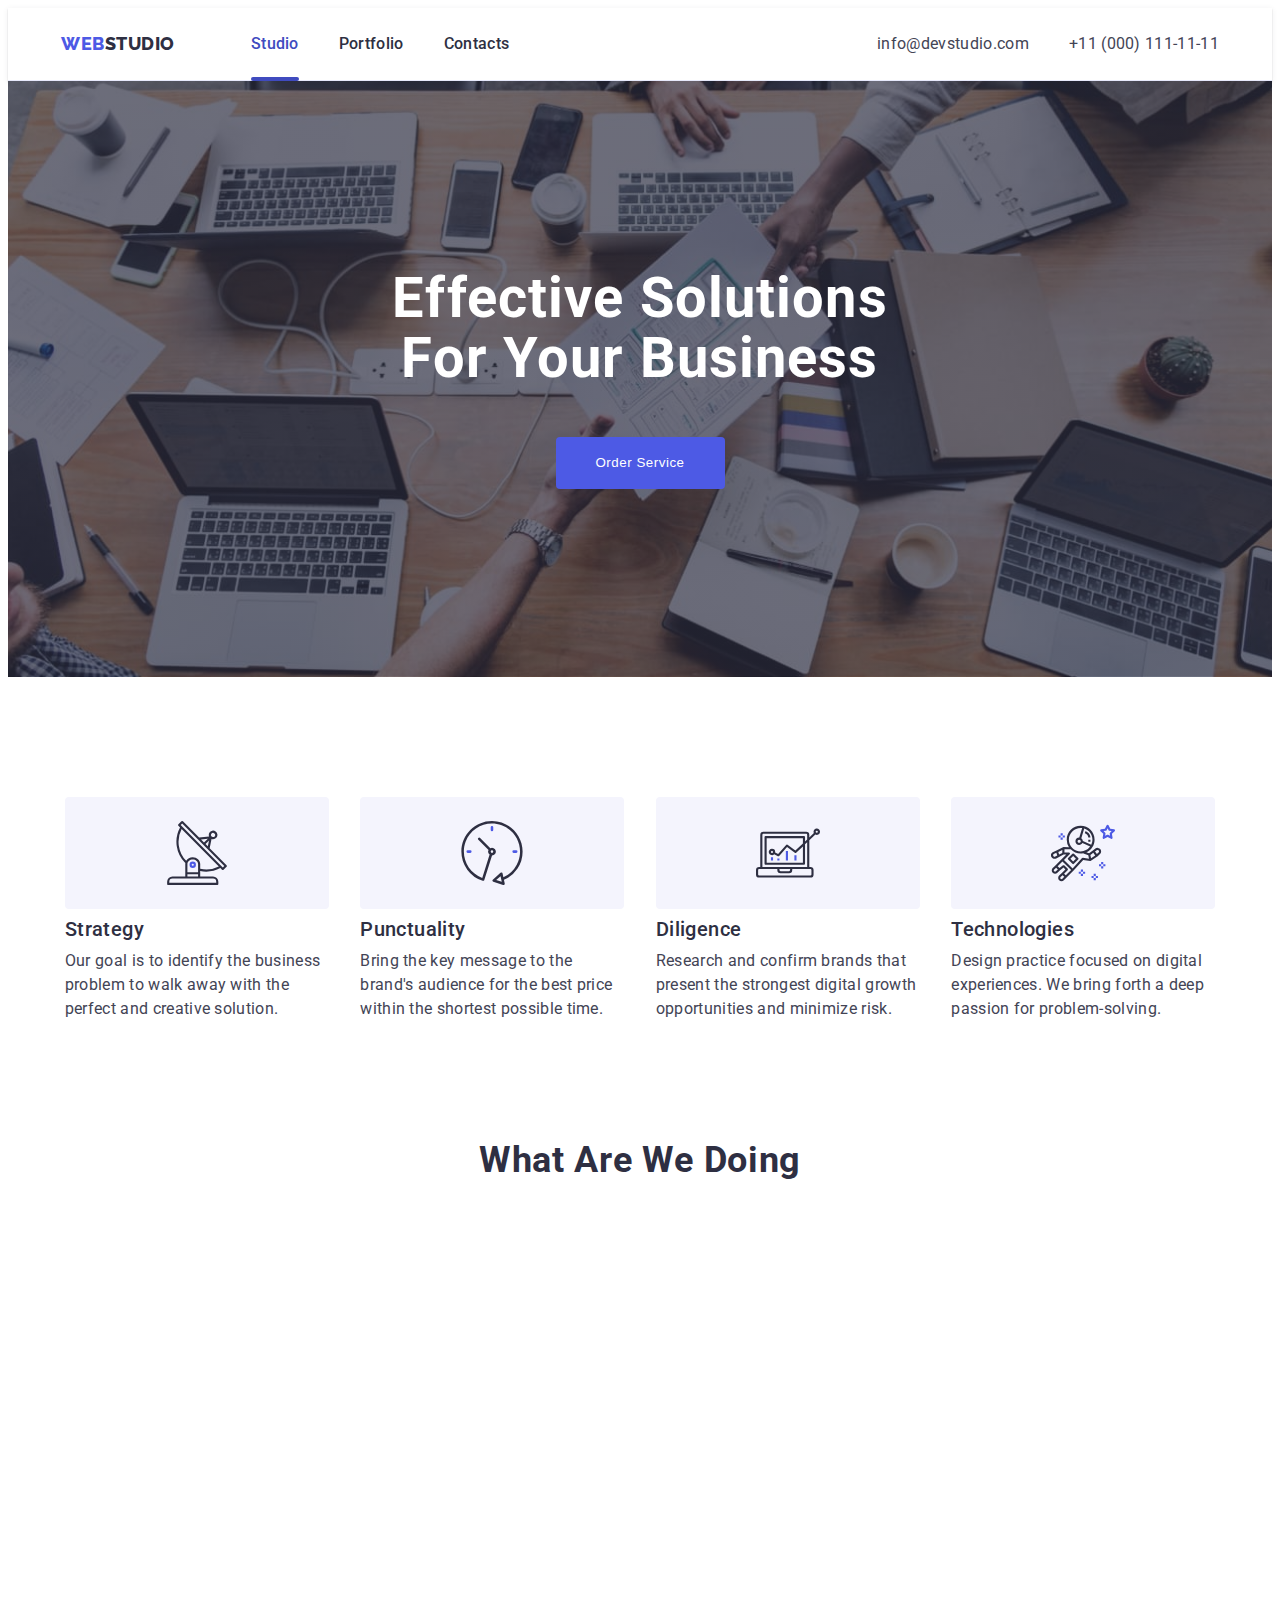
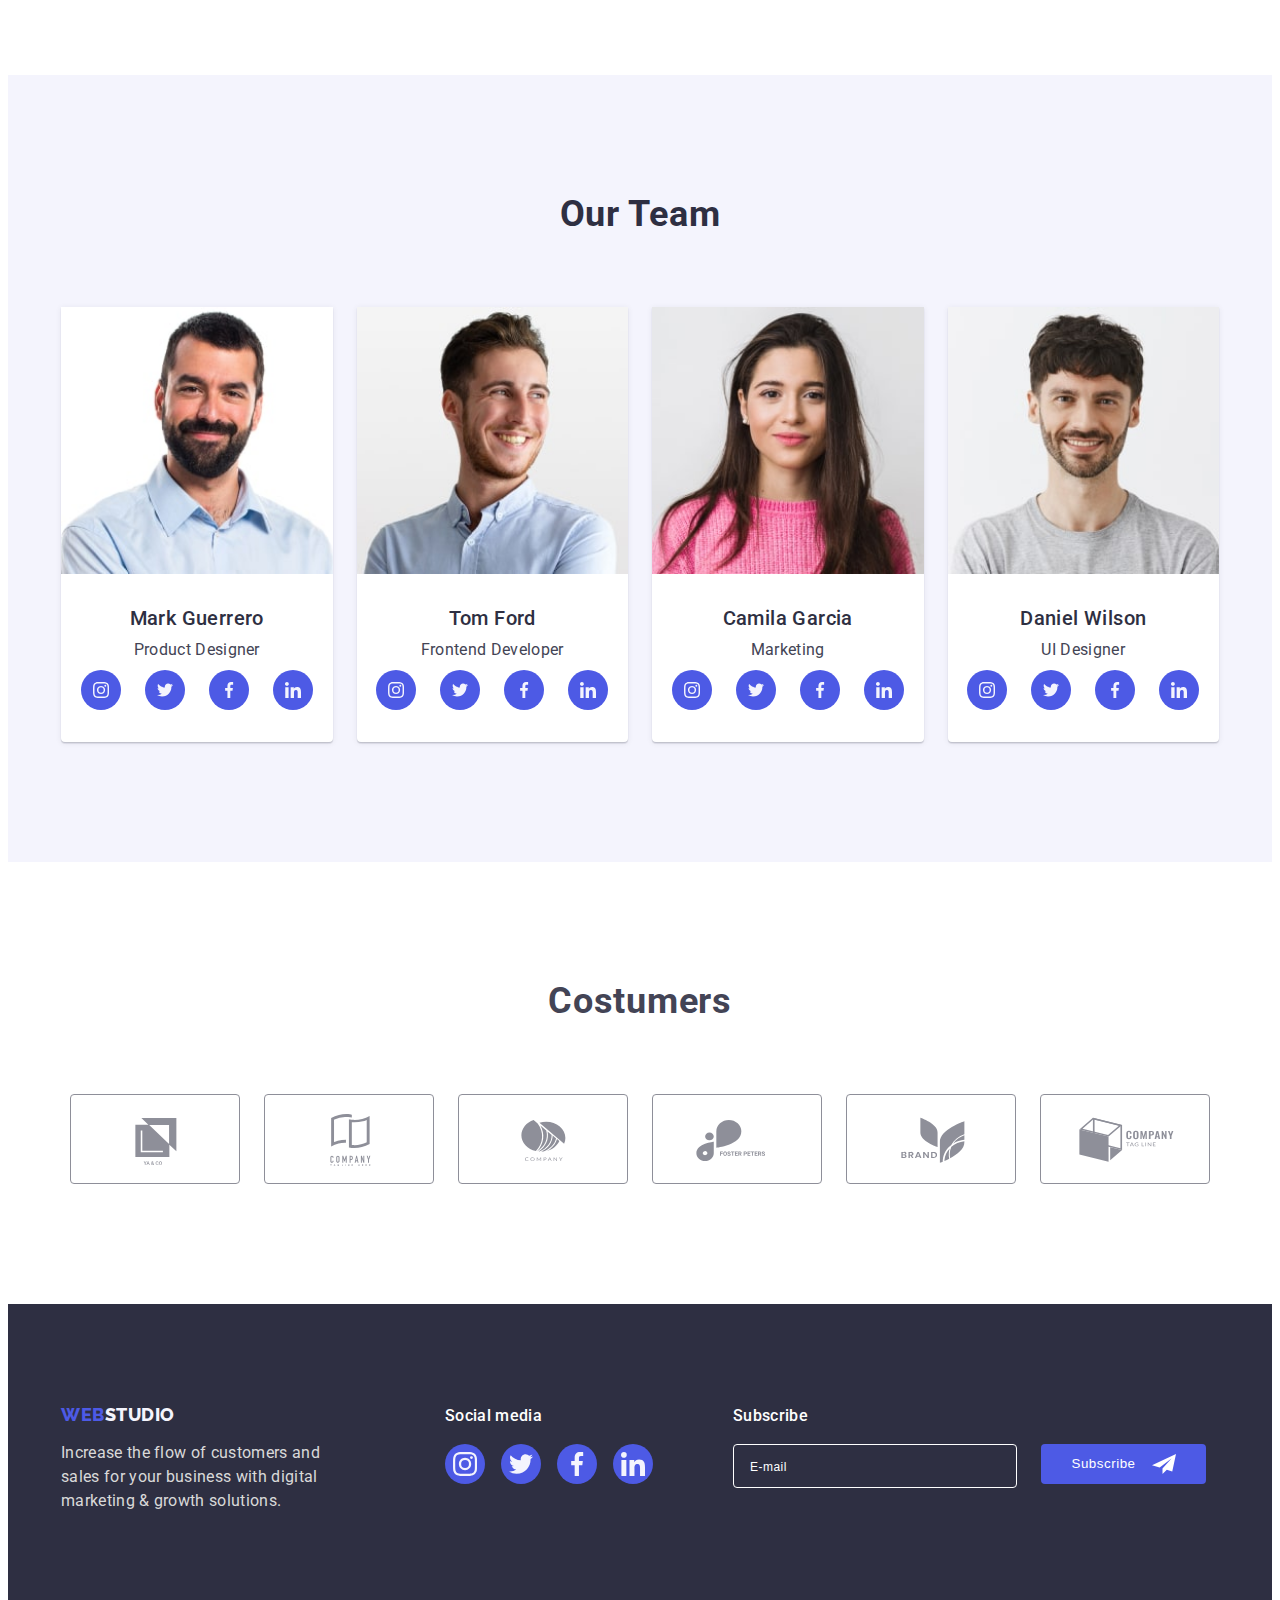
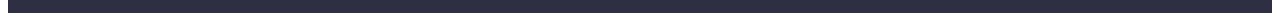
<file: index.html>
<!DOCTYPE html>
<html lang="en">
  <head>
    <meta charset="UTF-8" />
    <meta http-equiv="X-UA-Compatible" content="IE=edge" />
    <meta name="viewport" content="width=device-width, initial-scale=1" />
    <title>WebStudio's website</title>
    <link rel="preconnect" href="https://fonts.googleapis.com" />
    <link rel="preconnect" href="https://fonts.gstatic.com" crossorigin />
    <link
      href="https://fonts.googleapis.com/css2?family=Raleway:wght@800&family=Roboto:wght@400;500;700;900&display=swap"
      rel="stylesheet"
    />
    <link
      rel="stylesheet"
      href="https://cdnjs.cloudflare.com/ajax/libs/modern-normalize/1.1.0/modern-normalize.min.css"
      integrity="sha512-wpPYUAdjBVSE4KJnH1VR1HeZfpl1ub8YT/NKx4PuQ5NmX2tKuGu6U/JRp5y+Y8XG2tV+wKQpNHVUX03MfMFn9Q=="
      crossorigin="anonymous"
      referrerpolicy="no-referrer"
    />
    <link
      rel="stylesheet"
      href="https://cdnjs.cloudflare.com/ajax/libs/animate.css/4.1.1/animate.min.css"
    />
    <link href="https://unpkg.com/aos@2.3.1/dist/aos.css" rel="stylesheet" />

    <link rel="stylesheet" href="./css/styles.css" />
    <link rel="stylesheet" href="./css/media.css" />
  </head>

  <body>
    <header class="header">
      <div class="container header-container">
        <!-- Navigation to other pages -->
        <nav class="nav">
          <a class="logo link" href="./index.html"
            >Web<span class="logo-part">Studio</span></a
          >
          <ul class="nav-list list">
            <li class="nav-list-item">
              <a class="nav-link link active" href="./index.html">Studio</a>
            </li>
            <li class="nav-list-item">
              <a class="nav-link link" href="./portfolio.html">Portfolio</a>
            </li>
            <li class="nav-list-item">
              <a class="nav-link link" href="">Contacts</a>
            </li>
          </ul>
        </nav>
        <button type="button" class="menu-btn btn" data-menu-open>
          <svg class="menu-icon" width="32" height="22">
            <use href="./images/icons.svg#icon-menu"></use>
          </svg>
        </button>
        <!-- Contacts -->
        <address class="address">
          <ul class="address-list list">
            <li class="address-list-item">
              <a class="address-item link" href="mailto:info@devstudio.com"
                >info@devstudio.com</a
              >
            </li>
            <li class="address-list-item">
              <a class="address-item link" href="tel:+110001111111"
                >+11 (000) 111-11-11</a
              >
            </li>
          </ul>
        </address>
      </div>
      <div class="mob-menu is-hidden" data-menu>
        <div>
          <button class="menu-close btn" type="button" data-menu-close>
            <svg class="menu-close-svg">
              <use href="./images/icons.svg#icon-vector"></use>
            </svg>
          </button>
          <ul class="mob-menu-list list">
            <li class="mob-menu-item">
              <a class="mob-menu-link link active" href="./index.html"
                >Studio</a
              >
            </li>
            <li class="mob-menu-item">
              <a class="mob-menu-link link" href="./portfolio.html"
                >Portfolio</a
              >
            </li>
            <li class="mob-menu-item">
              <a class="mob-menu-link link" href="">Contacts</a>
            </li>
          </ul>
        </div>
        <div>
          <ul class="mob-contacts-list list">
            <li class="mob-tel">
              <a class="mob-tel-link link" href="tel:+110001111111">
                +11 (000) 111-11-11
              </a>
            </li>
            <li class="mob-email">
              <a class="mob-email-link link" href="mailto:info@devstudio.com">
                info@devstudio.com
              </a>
            </li>
          </ul>
          <ul class="mob-soc-list list">
            <li class="mob-soc-item">
              <a href="" class="mob-soc-link link">
                <svg class="mob-soc-icon" width="40" height="40">
                  <use href="./images/icons.svg#icon-sc-instagram"></use>
                </svg>
              </a>
            </li>
            <li class="mob-soc-item">
              <a href="" class="mob-soc-link link">
                <svg class="mob-soc-icon" width="40" height="40">
                  <use href="./images/icons.svg#icon-sc-twitter"></use>
                </svg>
              </a>
            </li>
            <li class="mob-soc-item">
              <a href="" class="mob-soc-link link">
                <svg class="mob-soc-icon" width="40" height="40">
                  <use href="./images/icons.svg#icon-sc-facebook"></use>
                </svg>
              </a>
            </li>
            <li class="mob-soc-item">
              <a href="" class="mob-soc-link link">
                <svg class="mob-soc-icon" width="40" height="40">
                  <use href="./images/icons.svg#icon-sc-linkedin"></use>
                </svg>
              </a>
            </li>
          </ul>
        </div>
      </div>
    </header>

    <main>
      <!-- Slider -->
      <section class="slider">
        <div class="container">
          <h1 class="slider-title" data-aos="flip-down">
            Effective Solutions for Your Business
          </h1>
          <button class="slider-btn btn" data-modal-open type="button">
            Order Service
          </button>
        </div>
      </section>

      <!-- Our advantages -->
      <section class="advantage">
        <div class="container">
          <h2 class="visually-hidden">Our advantages</h2>
          <ul class="advantage-list list">
            <li class="advantage-item">
              <div class="advantage-icon">
                <svg class="advantage-item-icon">
                  <use href="./images/icons.svg#icon-antenna"></use>
                </svg>
              </div>
              <h3 class="advantage-item-title">Strategy</h3>
              <p class="advantage-text">
                Our goal is to identify the business problem to walk away with
                the perfect and creative solution.
              </p>
            </li>
            <li class="advantage-item">
              <div class="advantage-icon">
                <svg class="advantage-item-icon">
                  <use href="./images/icons.svg#icon-clock"></use>
                </svg>
              </div>
              <h3 class="advantage-item-title">Punctuality</h3>
              <p class="advantage-text">
                Bring the key message to the brand's audience for the best price
                within the shortest possible time.
              </p>
            </li>
            <li class="advantage-item">
              <div class="advantage-icon">
                <svg class="advantage-item-icon">
                  <use href="./images/icons.svg#icon-diagram"></use>
                </svg>
              </div>
              <h3 class="advantage-item-title">Diligence</h3>
              <p class="advantage-text">
                Research and confirm brands that present the strongest digital
                growth opportunities and minimize risk.
              </p>
            </li>
            <li class="advantage-item">
              <div class="advantage-icon">
                <svg class="advantage-item-icon">
                  <use href="./images/icons.svg#icon-astronaut"></use>
                </svg>
              </div>
              <h3 class="advantage-item-title">Technologies</h3>
              <p class="advantage-text">
                Design practice focused on digital experiences. We bring forth a
                deep passion for problem-solving.
              </p>
            </li>
          </ul>
        </div>
      </section>

      <!-- What are we doing -->
      <section class="doing">
        <div class="container">
          <h2 class="doing-title title">What are we doing</h2>
          <ul class="doing-list list">
            <li
              class="link doing-item"
              data-aos="flip-left"
              data-aos-easing="ease-out-cubic"
              data-aos-duration="2000"
            >
              <img
                srcset="./images/i-mac.jpg 1x, ./images/i-mac@2x.jpg 2x"
                src="./images/i-mac.jpg"
                alt="Imac"
                width="360"
              />
            </li>
            <li
              class="link doing-item"
              data-aos="flip-left"
              data-aos-easing="ease-out-cubic"
              data-aos-duration="2000"
            >
              <img
                srcset="./images/iphone.jpg 1x, ./images/iphone@2x.jpg 2x"
                src="./images/iphone.jpg"
                alt="iphone"
                width="360"
              />
            </li>
            <li
              class="link doing-item"
              data-aos="flip-left"
              data-aos-easing="ease-out-cubic"
              data-aos-duration="2000"
            >
              <img
                srcset="
                  ./images/iphone-and-laptop.jpg    1x,
                  ./images/iphone-and-laptop@2x.jpg 2x
                "
                src="./images/iphone-and-laptop.jpg"
                alt="iphone-and-laptop"
                width="360"
              />
            </li>
          </ul>
        </div>
      </section>

      <!-- our team -->
      <section class="team">
        <div class="container">
          <h2 class="team-title title">Our Team</h2>
          <ul class="team-list list">
            <li class="team-item">
              <img
                srcset="
                  ./images/mark-guerrero.jpg        1x,
                  ./images/mark-guerrero-mob@2x.jpg 2x
                "
                src="./images/mark-guerrero.jpg"
                alt="guy with the beard"
                width="264"
              />
              <div class="team-item-description">
                <h3 class="team-item-title item-title">Mark Guerrero</h3>
                <p class="team-item-text text">Product Designer</p>
                <div class="social-icon">
                  <ul class="social-icon-list list">
                    <li>
                      <a class="social-icon-link link" href="">
                        <svg class="social-icon-item">
                          <use
                            href="./images/icons.svg#icon-sc-instagram"
                          ></use>
                        </svg>
                      </a>
                    </li>
                    <li>
                      <a href="" class="social-icon-link link"
                        ><svg class="social-icon-item">
                          <use href="./images/icons.svg#icon-sc-twitter"></use>
                        </svg>
                      </a>
                    </li>
                    <li>
                      <a href="" class="social-icon-link link"
                        ><svg class="social-icon-item">
                          <use href="./images/icons.svg#icon-sc-facebook"></use>
                        </svg>
                      </a>
                    </li>
                    <li>
                      <a href="" class="social-icon-link link"
                        ><svg class="social-icon-item">
                          <use href="./images/icons.svg#icon-sc-linkedin"></use>
                        </svg>
                      </a>
                    </li>
                  </ul>
                </div>
              </div>
            </li>
            <li class="team-item">
              <img
                srcset="./images/tom-ford.jpg 1x, ./images/tom-ford@2x.jpg 2x"
                src="./images/tom-ford.jpg"
                alt="Dude laughs"
                width="264"
              />
              <div class="team-item-description">
                <h3 class="team-item-title item-title">Tom Ford</h3>
                <p class="team-item-text text">Frontend Developer</p>
                <ul class="social-icon-list list">
                  <li>
                    <a class="social-icon-link link" href="">
                      <svg class="social-icon-item">
                        <use href="./images/icons.svg#icon-sc-instagram"></use>
                      </svg>
                    </a>
                  </li>
                  <li>
                    <a href="" class="social-icon-link link"
                      ><svg class="social-icon-item">
                        <use href="./images/icons.svg#icon-sc-twitter"></use>
                      </svg>
                    </a>
                  </li>
                  <li>
                    <a href="" class="social-icon-link link"
                      ><svg class="social-icon-item">
                        <use href="./images/icons.svg#icon-sc-facebook"></use>
                      </svg>
                    </a>
                  </li>
                  <li>
                    <a href="" class="social-icon-link link"
                      ><svg class="social-icon-item">
                        <use href="./images/icons.svg#icon-sc-linkedin"></use>
                      </svg>
                    </a>
                  </li>
                </ul>
              </div>
            </li>
            <li class="team-item">
              <img
                srcset="
                  ./images/camila-garcia.jpg    1x,
                  ./images/camila-garcia@2x.jpg 2x
                "
                src="./images/camila-garcia.jpg"
                alt="The girl laughs"
                width="264"
              />
              <div class="team-item-description">
                <h3 class="team-item-title item-title">Camila Garcia</h3>
                <p class="team-item-text text">Marketing</p>
                <div class="social-icon">
                  <ul class="social-icon-list list">
                    <li>
                      <a class="social-icon-link link" href="">
                        <svg class="social-icon-item">
                          <use
                            href="./images/icons.svg#icon-sc-instagram"
                          ></use>
                        </svg>
                      </a>
                    </li>
                    <li>
                      <a href="" class="social-icon-link link"
                        ><svg class="social-icon-item">
                          <use href="./images/icons.svg#icon-sc-twitter"></use>
                        </svg>
                      </a>
                    </li>
                    <li>
                      <a href="" class="social-icon-link link"
                        ><svg class="social-icon-item">
                          <use href="./images/icons.svg#icon-sc-facebook"></use>
                        </svg>
                      </a>
                    </li>
                    <li>
                      <a href="" class="social-icon-link link"
                        ><svg class="social-icon-item">
                          <use href="./images/icons.svg#icon-sc-linkedin"></use>
                        </svg>
                      </a>
                    </li>
                  </ul>
                </div>
              </div>
            </li>
            <li class="team-item">
              <img
                srcset="
                  ./images/daniel-wilson.jpg    1x,
                  ./images/daniel-wilson@2x.jpg 2x
                "
                src="./images/daniel-wilson.jpg"
                alt="The unshaven guy laughs"
                width="264"
              />
              <div class="team-item-description">
                <h3 class="team-item-title item-title">Daniel Wilson</h3>
                <p class="team-item-text text">UI Designer</p>
                <div class="social-icon">
                  <ul class="social-icon-list list">
                    <li>
                      <a class="social-icon-link link" href="">
                        <svg class="social-icon-item">
                          <use
                            href="./images/icons.svg#icon-sc-instagram"
                          ></use>
                        </svg>
                      </a>
                    </li>
                    <li>
                      <a href="" class="social-icon-link link"
                        ><svg class="social-icon-item">
                          <use href="./images/icons.svg#icon-sc-twitter"></use>
                        </svg>
                      </a>
                    </li>
                    <li>
                      <a href="" class="social-icon-link link"
                        ><svg class="social-icon-item">
                          <use href="./images/icons.svg#icon-sc-facebook"></use>
                        </svg>
                      </a>
                    </li>
                    <li>
                      <a href="" class="social-icon-link link"
                        ><svg class="social-icon-item">
                          <use href="./images/icons.svg#icon-sc-linkedin"></use>
                        </svg>
                      </a>
                    </li>
                  </ul>
                </div>
              </div>
            </li>
          </ul>
        </div>
      </section>
      <!-- Costumers -->
      <section class="costumers">
        <div class="container">
          <h2 class="costumers-title">Costumers</h2>
          <ul class="costumers-list list">
            <li class="costumer-item">
              <a href="" class="costumer-link link">
                <svg class="costumer-item-icon">
                  <use href="./images/icons.svg#icon-logo1"></use>
                </svg>
              </a>
            </li>
            <li class="costumer-item">
              <a href="" class="costumer-link link">
                <svg class="costumer-item-icon">
                  <use href="./images/icons.svg#icon-logo2"></use>
                </svg>
              </a>
            </li>
            <li class="costumer-item">
              <a href="" class="costumer-link link">
                <svg class="costumer-item-icon">
                  <use href="./images/icons.svg#icon-logo3"></use>
                </svg>
              </a>
            </li>
            <li class="costumer-item">
              <a href="" class="costumer-link link">
                <svg class="costumer-item-icon">
                  <use href="./images/icons.svg#icon-logo4"></use>
                </svg>
              </a>
            </li>
            <li class="costumer-item">
              <a href="" class="costumer-link link">
                <svg class="costumer-item-icon">
                  <use href="./images/icons.svg#icon-logo5"></use>
                </svg>
              </a>
            </li>
            <li class="costumer-item">
              <a href="" class="costumer-link link">
                <svg class="costumer-item-icon">
                  <use href="./images/icons.svg#icon-logo6"></use>
                </svg>
              </a>
            </li>
          </ul>
        </div>
      </section>
    </main>

    <!-- Modal window -->
    <div class="backdrop is-hidden" data-modal>
      <div class="modal">
        <button class="modal-close btn" type="button" data-modal-close>
          <svg class="modal-close-svg">
            <use href="./images/icons.svg#icon-vector"></use>
          </svg>
        </button>
        <p class="modal-title">Leave your contacts and we will call you back</p>
        <form class="modal-form">
          <div class="modal-label-wrap">
            <label for="name" class="modal-label">
              <span class="modal-label-name">Name</span></label
            >
            <div class="modal-input-wrap">
              <input
                id="name"
                type="text"
                class="modal-input"
                name="user-name"
                required
              />
              <svg class="modal-input-icon" width="18" height="18">
                <use href="./images/icons.svg#icon-person"></use>
              </svg>
            </div>
          </div>
          <div class="modal-label-wrap">
            <label for="phone" class="modal-label">
              <span class="modal-label-text">Phone</span></label
            >
            <div class="modal-input-wrap">
              <input
                id="phone"
                type="tel"
                class="modal-input"
                name="user-phone"
                required
              />
              <svg class="modal-input-icon" width="18" height="24">
                <use href="./images/icons.svg#icon-phone"></use>
              </svg>
            </div>
          </div>
          <div class="modal-label-wrap">
            <label for="email" class="modal-label">
              <span class="modal-label-text">Email</span></label
            >
            <div class="modal-input-wrap">
              <input
                id="email"
                type="email"
                class="modal-input"
                name="user-email"
              />
              <svg class="modal-input-icon" width="18" height="24">
                <use href="./images/icons.svg#icon-email"></use>
              </svg>
            </div>
          </div>
          <div class="modal-label-comment">
            <label for="comment" class="modal-label"
              ><span class="modal-label-text">Comment</span></label
            >
            <textarea
              id="comment"
              name="comment"
              placeholder="Text input"
              class="modal-comment"
            ></textarea>
          </div>
          <div class="modal-accept-field">
            <input
              id="checkbox"
              type="checkbox"
              name="acception"
              value="true"
              class="modal-checkbox visually-hidden"
              required
            />
            <label for="checkbox" class="modal-accept"
              ><span class="modal-text">
                <span>I accept the terms and conditions of the </span>
                <a href="" class="modal-accept-link">Privacy Policy</a>
              </span>
            </label>
          </div>
          <button type="submit" class="btn modal-button">Send</button>
        </form>
      </div>
    </div>
    <!-- Footer -->
    <footer class="footer">
      <div class="container">
        <div class="footer-items">
          <div class="footer-left-column">
            <a class="logo link footer-logo" href="./index.html"
              >Web<span class="logo-part">Studio</span></a
            >
            <p class="footer-text">
              Increase the flow of customers and sales for your business with
              digital marketing & growth solutions.
            </p>
          </div>
          <div class="footer-social">
            <p class="social-title">Social media</p>
            <ul class="footer-list list">
              <li class="footer-item">
                <a href="" class="footer-link link">
                  <svg class="footer-icon">
                    <use href="./images/icons.svg#icon-sc-instagram"></use>
                  </svg>
                </a>
              </li>
              <li class="footer-item">
                <a href="" class="footer-link link">
                  <svg class="footer-icon">
                    <use href="./images/icons.svg#icon-sc-twitter"></use>
                  </svg>
                </a>
              </li>
              <li class="footer-item">
                <a href="" class="footer-link link">
                  <svg class="footer-icon">
                    <use href="./images/icons.svg#icon-sc-facebook"></use>
                  </svg>
                </a>
              </li>
              <li class="footer-item">
                <a href="" class="footer-link link">
                  <svg class="footer-icon">
                    <use href="./images/icons.svg#icon-sc-linkedin"></use>
                  </svg>
                </a>
              </li>
            </ul>
          </div>
          <form class="footer-subscribe">
            <label for="email-subscr" class="footer-label-subscribe">
              Subscribe
            </label>
            <div class="footer-subscribe-wrap">
              <input
                id="email-subscr"
                type="email"
                name="email-subscribe"
                placeholder="E-mail"
                class="footer-subscribe-input"
                required
              />
              <button type="submit" class="btn footer-subscribe-btn">
                <span>Subscribe</span>
                <svg class="footer-icon-message">
                  <use href="./images/icons.svg#icon-message"></use>
                </svg>
              </button>
            </div>
          </form>
        </div>
      </div>
    </footer>
    <script src="https://unpkg.com/aos@2.3.1/dist/aos.js"></script>
    <script>
      AOS.init();
    </script>
    <script src="./js/modal.js" type="module"></script>
    <script src="./js/menu.js" type="module"></script>
  </body>
</html>
</file>
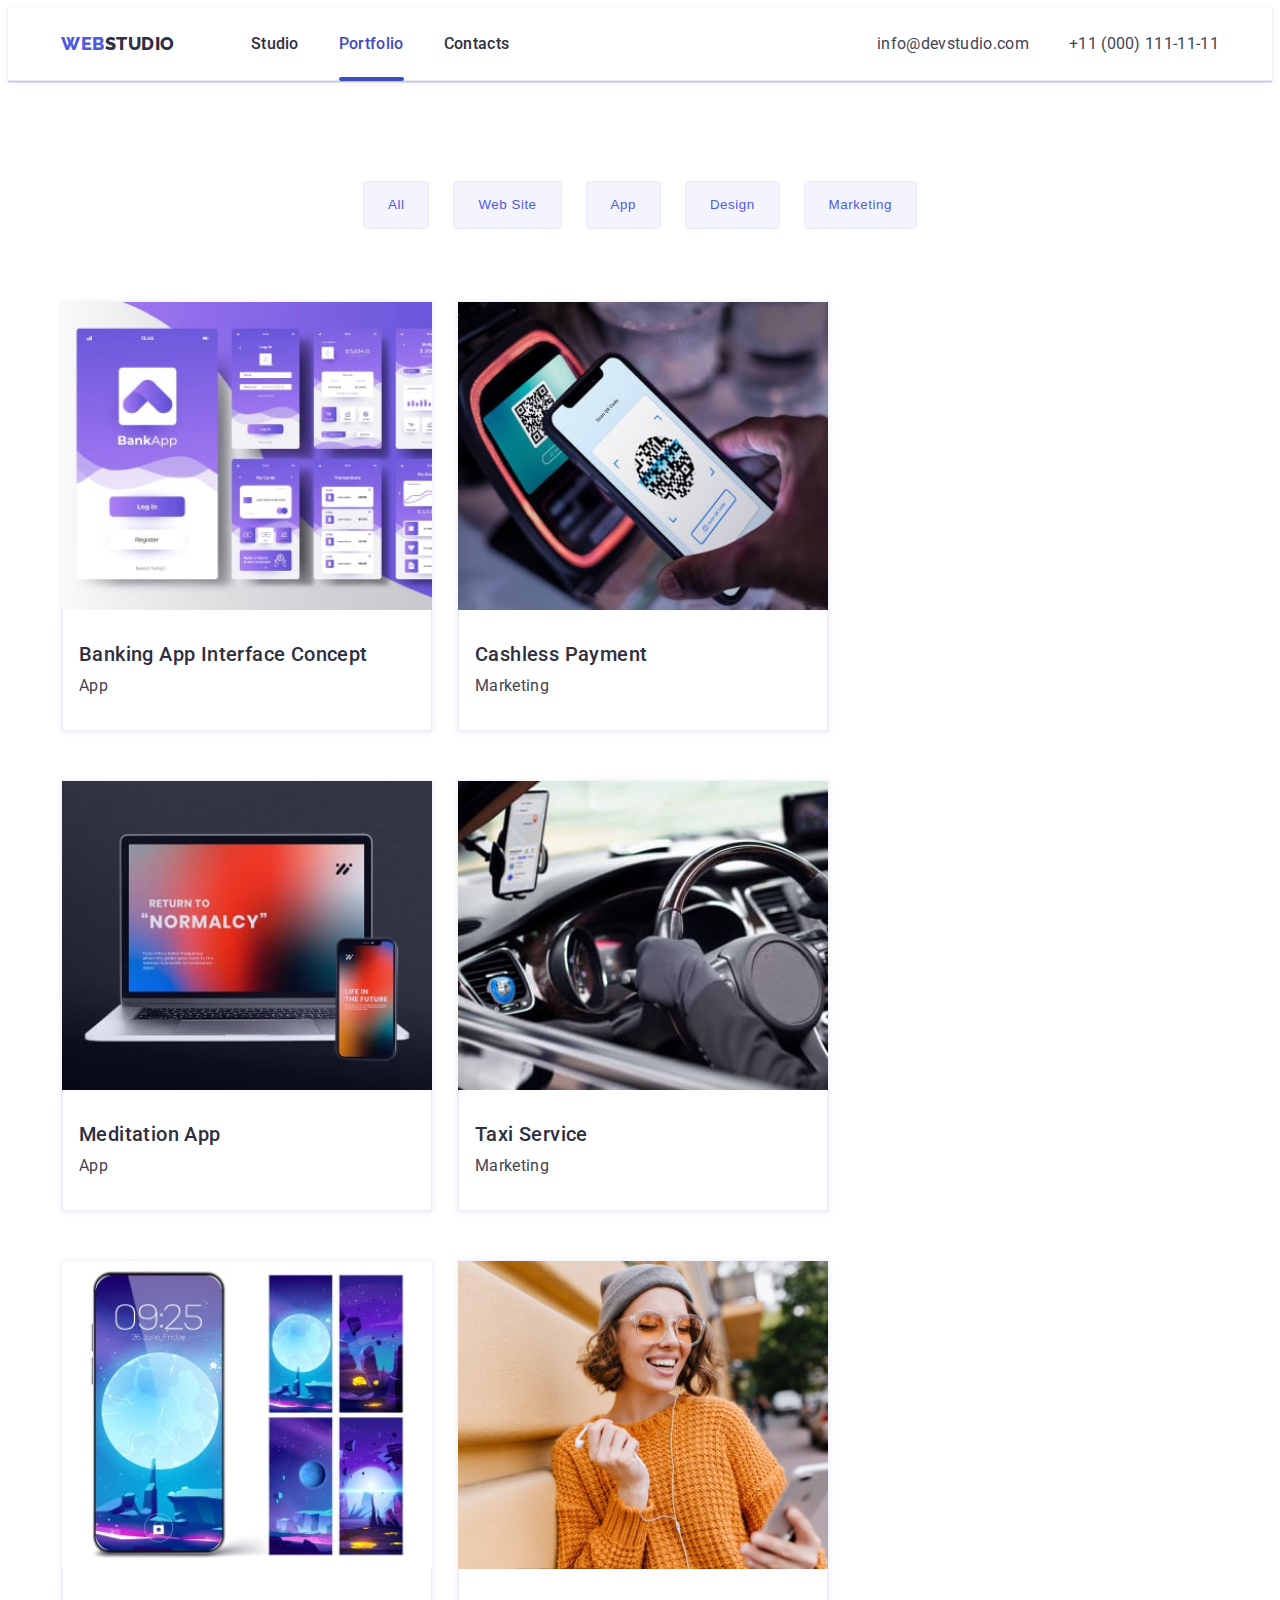
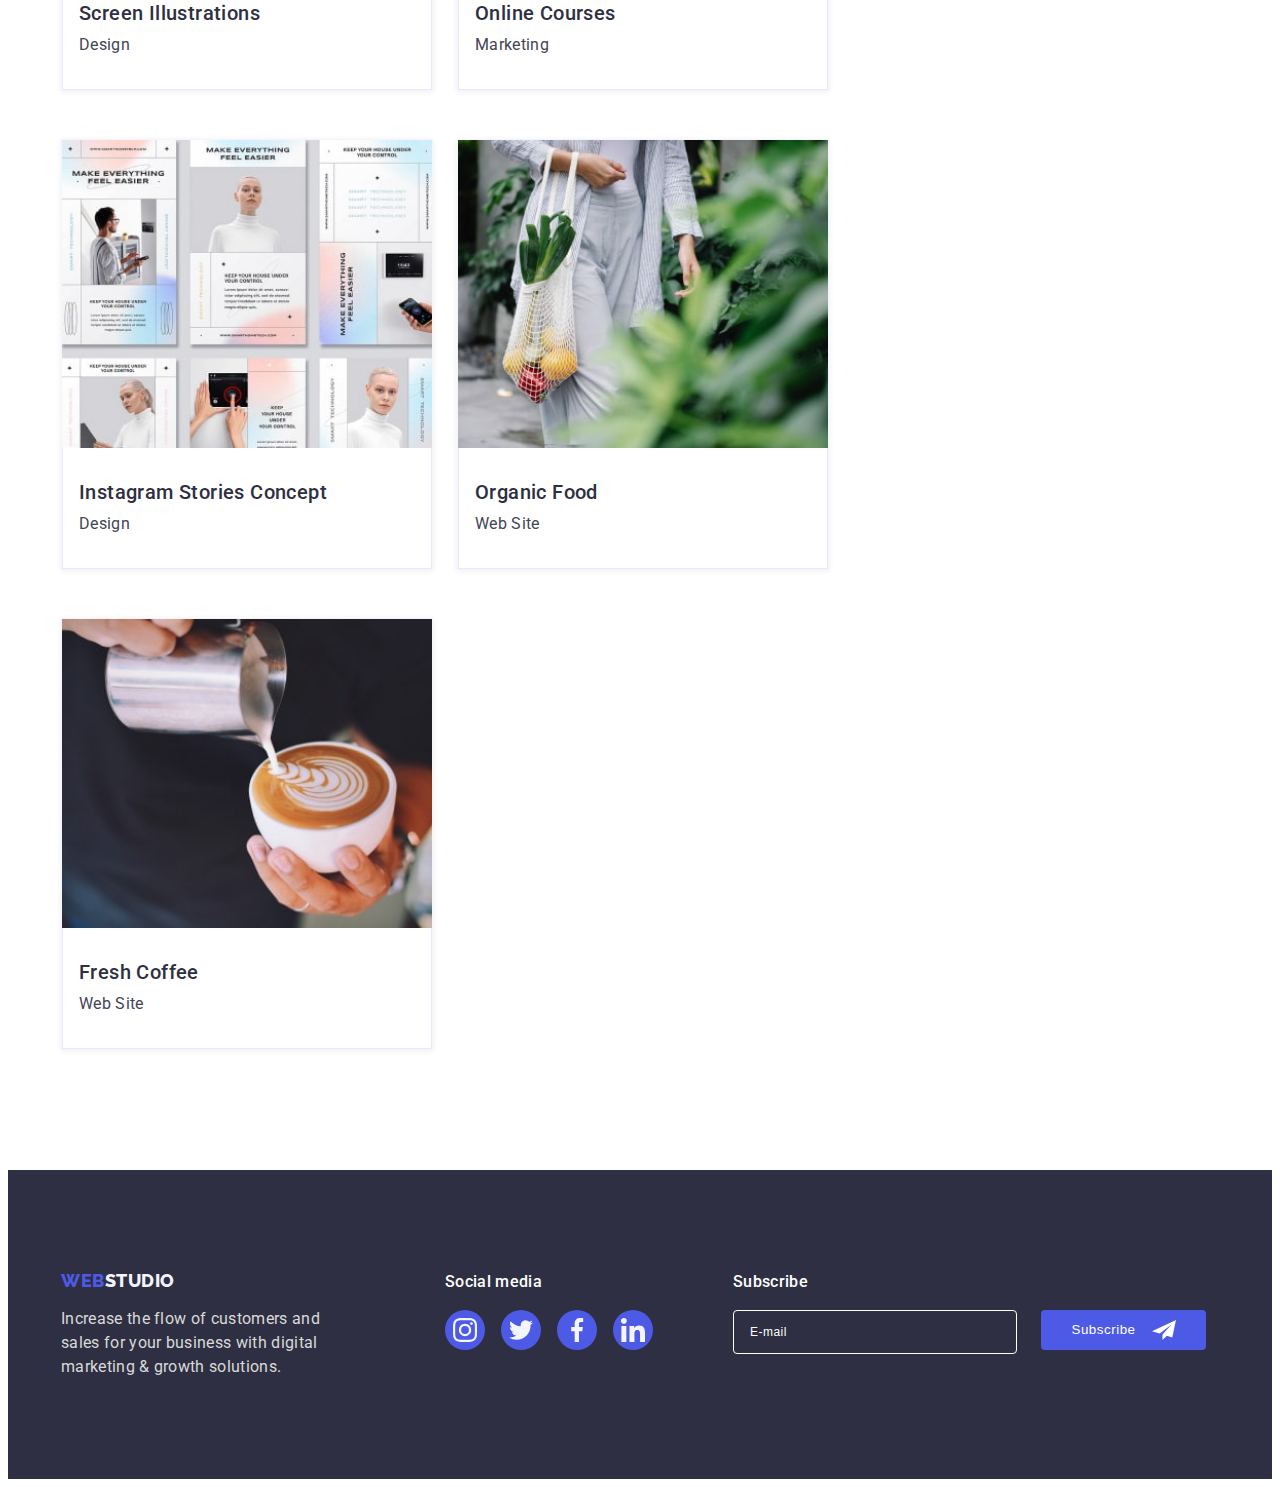
<file: portfolio.html>
<!DOCTYPE html>
<html lang="en">
  <head>
    <meta charset="UTF-8" />
    <meta http-equiv="X-UA-Compatible" content="IE=edge" />
    <meta name="viewport" content="width=device-width, initial-scale=1.0" />
    <title>WebStudio's portfolio</title>
    <link rel="preconnect" href="https://fonts.googleapis.com" />
    <link rel="preconnect" href="https://fonts.gstatic.com" crossorigin />
    <link
      href="https://fonts.googleapis.com/css2?family=Raleway:wght@800&family=Roboto:wght@400;500;700;900&display=swap"
      rel="stylesheet"
    />
    <link
      rel="stylesheet"
      href="https://cdnjs.cloudflare.com/ajax/libs/modern-normalize/1.1.0/modern-normalize.min.css"
      integrity="sha512-wpPYUAdjBVSE4KJnH1VR1HeZfpl1ub8YT/NKx4PuQ5NmX2tKuGu6U/JRp5y+Y8XG2tV+wKQpNHVUX03MfMFn9Q=="
      crossorigin="anonymous"
      referrerpolicy="no-referrer"
    />
    <link
      rel="stylesheet"
      href="https://cdnjs.cloudflare.com/ajax/libs/animate.css/4.1.1/animate.min.css"
    />
    <link href="https://unpkg.com/aos@2.3.1/dist/aos.css" rel="stylesheet" />
    <link rel="stylesheet" href="./css/styles.css" />
    <link rel="stylesheet" href="./css/media.css" />
  </head>

  <body>
    <header class="header">
      <div class="container header-container">
        <!-- Navigation to other pages -->
        <nav class="nav">
          <a class="logo link" href="./index.html"
            >Web<span class="logo-part">Studio</span></a
          >
          <ul class="nav-list list">
            <li class="nav-list-item">
              <a class="nav-link link" href="./index.html">Studio</a>
            </li>
            <li class="nav-list-item">
              <a class="nav-link link active" href="./portfolio.html"
                >Portfolio</a
              >
            </li>
            <li class="nav-list-item">
              <a class="nav-link link" href="">Contacts</a>
            </li>
          </ul>
        </nav>
        <button type="button" class="menu-btn btn" data-menu-open>
          <svg class="menu-icon" width="32" height="22">
            <use href="./images/icons.svg#icon-menu"></use>
          </svg>
        </button>
        <!-- Contacts -->
        <address class="address">
          <ul class="address-list list">
            <li class="address-list-item">
              <a class="address-item link" href="mailto:info@devstudio.com"
                >info@devstudio.com</a
              >
            </li>
            <li class="address-list-item">
              <a class="address-item link" href="tel:+110001111111"
                >+11 (000) 111-11-11</a
              >
            </li>
          </ul>
        </address>
      </div>
      <div class="mob-menu is-hidden" data-menu>
        <div>
          <button class="menu-close btn" type="button" data-menu-close>
            <svg class="menu-close-svg">
              <use href="./images/icons.svg#icon-vector"></use>
            </svg>
          </button>
          <ul class="mob-menu-list list">
            <li class="mob-menu-item">
              <a class="mob-menu-link link" href="./index.html">Studio</a>
            </li>
            <li class="mob-menu-item">
              <a class="mob-menu-link link active" href="./portfolio.html"
                >Portfolio</a
              >
            </li>
            <li class="mob-menu-item">
              <a class="mob-menu-link link" href="">Contacts</a>
            </li>
          </ul>
        </div>
        <div>
          <ul class="mob-contacts-list list">
            <li class="mob-tel">
              <a class="mob-tel-link link" href="tel:+110001111111">
                +11 (000) 111-11-11
              </a>
            </li>
            <li class="mob-email">
              <a class="mob-email-link link" href="mailto:info@devstudio.com">
                info@devstudio.com
              </a>
            </li>
          </ul>
          <ul class="mob-soc-list list">
            <li class="mob-soc-item">
              <a href="" class="mob-soc-link link">
                <svg class="mob-soc-icon" width="40" height="40">
                  <use href="./images/icons.svg#icon-sc-instagram"></use>
                </svg>
              </a>
            </li>
            <li class="mob-soc-item">
              <a href="" class="mob-soc-link link">
                <svg class="mob-soc-icon" width="40" height="40">
                  <use href="./images/icons.svg#icon-sc-twitter"></use>
                </svg>
              </a>
            </li>
            <li class="mob-soc-item">
              <a href="" class="mob-soc-link link">
                <svg class="mob-soc-icon" width="40" height="40">
                  <use href="./images/icons.svg#icon-sc-facebook"></use>
                </svg>
              </a>
            </li>
            <li class="mob-soc-item">
              <a href="" class="mob-soc-link link">
                <svg class="mob-soc-icon" width="40" height="40">
                  <use href="./images/icons.svg#icon-sc-linkedin"></use>
                </svg>
              </a>
            </li>
          </ul>
        </div>
      </div>
    </header>
    <main>
      <section class="portfolio">
        <div class="container">
          <h1 class="visually-hidden">Our portfolio</h1>
          <ul class="portfolio-nav list">
            <li class="portfolio-nav-item">
              <button class="portfolio-nav-btn btn" type="button">All</button>
            </li>
            <li class="portfolio-nav-item">
              <button class="portfolio-nav-btn btn" type="button">
                Web Site
              </button>
            </li>
            <li class="portfolio-nav-item">
              <button class="portfolio-nav-btn btn" type="button">App</button>
            </li>
            <li class="portfolio-nav-item">
              <button class="portfolio-nav-btn btn" type="button">
                Design
              </button>
            </li>
            <li class="portfolio-nav-item">
              <button class="portfolio-nav-btn btn" type="button">
                Marketing
              </button>
            </li>
          </ul>
          <ul class="portfolio-list list">
            <li class="portfolio-item">
              <a class="portfolio-item-link link" href="">
                <div class="portfolio-wrap">
                  <picture>
                    <source
                      media="(max-width: 767px)"
                      srcset="
                        ./images/portfolio/mob/imgmob@1x.jpg 1x,
                        ./images/portfolio/mob/imgmob@2x.jpg 2x
                      " />
                    <source
                      media="(min-width:768px)"
                      srcset="
                        ./images/portfolio/portfolio-bank-app.jpg    1x,
                        ./images/portfolio/portfolio-bank-app@2x.jpg 2x
                      " />
                    <img
                      src="./images/portfolio/portfolio-bank-app.jpg"
                      alt="Schema of application for banking"
                      width="360"
                      height="300"
                  /></picture>
                  <p class="portfolio-text-appear">
                    14 Stylish and User-Friendly App Design Concepts · Task
                    Manager App · Calorie Tracker App · Exotic Fruit Ecommerce
                    App · Cloud Storage App
                  </p>
                </div>
                <div class="portfolio-description">
                  <h2 class="portfolio-item-title item-title">
                    Banking App Interface Concept
                  </h2>
                  <p class="portfolio-item-text text">App</p>
                </div>
              </a>
            </li>
            <li class="portfolio-item">
              <a class="portfolio-item-link link" href="">
                <div class="portfolio-wrap">
                  <picture>
                    <source
                      srcset="
                        ./images/portfolio/mob/imgmob-1@1x.jpg 1x,
                        ./images/portfolio/mob/imgmob-1@2x.jpg 2x
                      "
                      media="(max-width: 767px)"
                    />
                    <source
                      media="(min-width:768px)"
                      srcset="
                        ./images/portfolio/portfolio-cashless-payment.jpg    1x,
                        ./images/portfolio/portfolio-cashless-payment@2x.jpg 2x
                      "
                    />
                    <img
                      src="./images/portfolio/portfolio-cashless-payment.jpg"
                      alt="using of QR-code reading"
                      width="360"
                      height="300"
                    />
                  </picture>
                  <p class="portfolio-text-appear">
                    14 Stylish and User-Friendly App Design Concepts · Task
                    Manager App · Calorie Tracker App · Exotic Fruit Ecommerce
                    App · Cloud Storage App
                  </p>
                </div>
                <div class="portfolio-description">
                  <h2 class="portfolio-item-title item-title">
                    Cashless Payment
                  </h2>
                  <p class="portfolio-item-text text">Marketing</p>
                </div>
              </a>
            </li>
            <li class="portfolio-item">
              <a class="portfolio-item-link link" href="">
                <div class="portfolio-wrap">
                  <picture>
                    <source
                      media="(max-width: 767px)"
                      srcset="
                        ./images/portfolio/mob/imgmob-2@1x.jpg 1x,
                        ./images/portfolio/mob/imgmob-2@2x.jpg 2x
                      " />
                    <source
                      media="(min-width:768px)"
                      srcset="
                        ./images/portfolio/portfolio-meditation-app.jpg    1x,
                        ./images/portfolio/portfolio-meditation-app@2x.jpg 2x
                      " />
                    <img
                      src="./images/portfolio/portfolio-meditation-app.jpg"
                      alt="laptop and phone"
                      width="360"
                      height="300"
                  /></picture>
                  <p class="portfolio-text-appear">
                    14 Stylish and User-Friendly App Design Concepts · Task
                    Manager App · Calorie Tracker App · Exotic Fruit Ecommerce
                    App · Cloud Storage App
                  </p>
                </div>
                <div class="portfolio-description">
                  <h2 class="portfolio-item-title item-title">
                    Meditation App
                  </h2>
                  <p class="portfolio-item-text text">App</p>
                </div>
              </a>
            </li>
            <li class="portfolio-item">
              <a class="portfolio-item-link link" href="">
                <div class="portfolio-wrap">
                  <picture>
                    <source
                      media="(max-width: 767px)"
                      srcset="
                        ./images/portfolio/mob/imgmob-3@1x.jpg 1x,
                        ./images/portfolio/mob/imgmob-3@2x.jpg 2x
                      " />
                    <source
                      media="(min-width:768px)"
                      srcset="
                        ./images/portfolio/portfolio-taxi-marketing.jpg    1x,
                        ./images/portfolio/portfolio-taxi-marketing@2x.jpg 2x
                      " />
                    <img
                      src="./images/portfolio/portfolio-taxi-marketing.jpg"
                      alt="driving wheel"
                      width="360"
                      height="300"
                  /></picture>
                  <p class="portfolio-text-appear">
                    14 Stylish and User-Friendly App Design Concepts · Task
                    Manager App · Calorie Tracker App · Exotic Fruit Ecommerce
                    App · Cloud Storage App
                  </p>
                </div>
                <div class="portfolio-description">
                  <h2 class="portfolio-item-title item-title">Taxi Service</h2>
                  <p class="portfolio-item-text text">Marketing</p>
                </div>
              </a>
            </li>
            <li class="portfolio-item">
              <a class="portfolio-item-link link" href="">
                <div class="portfolio-wrap">
                  <picture>
                    <source
                      media="(max-width: 767px)"
                      srcset="
                        ./images/portfolio/mob/imgmob-4@1x.jpg 1x,
                        ./images/portfolio/mob/imgmob-4@2x.jpg 2x
                      " />
                    <source
                      media="(min-width:768px)"
                      srcset="
                        ./images/portfolio/portfolio-street-design.jpg    1x,
                        ./images/portfolio/portfolio-street-design@2x.jpg 2x
                      " />
                    <img
                      src="./images/portfolio/portfolio-street-design.jpg"
                      alt="phone and desktop variations"
                      width="360"
                      height="300"
                  /></picture>
                  <p class="portfolio-text-appear">
                    14 Stylish and User-Friendly App Design Concepts · Task
                    Manager App · Calorie Tracker App · Exotic Fruit Ecommerce
                    App · Cloud Storage App
                  </p>
                </div>
                <div class="portfolio-description">
                  <h2 class="portfolio-item-title item-title">
                    Screen Illustrations
                  </h2>
                  <p class="portfolio-item-text text">Design</p>
                </div>
              </a>
            </li>
            <li class="portfolio-item">
              <a class="portfolio-item-link link" href="">
                <div class="portfolio-wrap">
                  <picture>
                    <source
                      media="(max-width: 767px)"
                      srcset="
                        ./images/portfolio/mob/imgmob-5@1x.jpg 1x,
                        ./images/portfolio/mob/imgmob-5@2x.jpg 2x
                      " />
                    <source
                      media="(min-width:768px)"
                      srcset="
                        ./images/portfolio/portfolio-courses-marketing.jpg    1x,
                        ./images/portfolio/portfolio-courses-marketing@2x.jpg 2x
                      " />
                    <img
                      src="./images/portfolio/portfolio-courses-marketing.jpg"
                      alt="young lady is listening to music"
                      width="360"
                      height="300"
                  /></picture>
                  <p class="portfolio-text-appear">
                    14 Stylish and User-Friendly App Design Concepts · Task
                    Manager App · Calorie Tracker App · Exotic Fruit Ecommerce
                    App · Cloud Storage App
                  </p>
                </div>
                <div class="portfolio-description">
                  <h2 class="portfolio-item-title item-title">
                    Online Courses
                  </h2>
                  <p class="portfolio-item-text text">Marketing</p>
                </div>
              </a>
            </li>
            <li class="portfolio-item">
              <a class="portfolio-item-link link" href="">
                <div class="portfolio-wrap">
                  <picture>
                    <source
                      media="(max-width: 767px)"
                      srcset="
                        ./images/portfolio/mob/imgmob-6@1x.jpg 1x,
                        ./images/portfolio/mob/imgmob-6@2x.jpg 2x
                      " />
                    <source
                      media="(min-width:768px)"
                      srcset="
                        ./images/portfolio/portfolio-instagram-design.jpg    1x,
                        ./images/portfolio/portfolio-instagram-design@2x.jpg 2x
                      " />
                    <img
                      src="./images/portfolio/portfolio-instagram-design.jpg"
                      alt="internet pages variations"
                      width="360"
                      height="300"
                  /></picture>
                  <p class="portfolio-text-appear">
                    14 Stylish and User-Friendly App Design Concepts · Task
                    Manager App · Calorie Tracker App · Exotic Fruit Ecommerce
                    App · Cloud Storage App
                  </p>
                </div>
                <div class="portfolio-description">
                  <h2 class="portfolio-item-title item-title">
                    Instagram Stories Concept
                  </h2>
                  <p class="portfolio-item-text text">Design</p>
                </div>
              </a>
            </li>
            <li class="portfolio-item">
              <a class="portfolio-item-link link" href="">
                <div class="portfolio-wrap">
                  <picture>
                    <source
                      media="(max-width: 767px)"
                      srcset="
                        ./images/portfolio/mob/imgmob-7@1x.jpg 1x,
                        ./images/portfolio/mob/imgmob-7@2x.jpg 2x
                      " />
                    <source
                      media="(min-width:768px)"
                      srcset="
                        ./images/portfolio/portfolio-organic-website.jpg    1x,
                        ./images/portfolio/portfolio-organic-website@2x.jpg 2x
                      " />
                    <img
                      src="./images/portfolio/portfolio-organic-website.jpg"
                      alt="women hold the bag with vegetables in hand"
                      width="360"
                      height="300"
                  /></picture>
                  <p class="portfolio-text-appear">
                    14 Stylish and User-Friendly App Design Concepts · Task
                    Manager App · Calorie Tracker App · Exotic Fruit Ecommerce
                    App · Cloud Storage App
                  </p>
                </div>
                <div class="portfolio-description">
                  <h2 class="portfolio-item-title item-title">Organic Food</h2>
                  <p class="portfolio-item-text text">Web Site</p>
                </div>
              </a>
            </li>
            <li class="portfolio-item">
              <a class="portfolio-item-link link" href="">
                <div class="portfolio-wrap">
                  <picture>
                    <source
                      media="(max-width: 767px)"
                      srcset="
                        ./images/portfolio/mob/imgmob-8@1x.jpg 1x,
                        ./images/portfolio/mob/imgmob-8@2x.jpg 2x
                      " />
                    <source
                      media="(min-width:768px)"
                      srcset="
                        ./images/portfolio/portfolio-coffee-website.jpg    1x,
                        ./images/portfolio/portfolio-coffee-website@2x.jpg 2x
                      " />
                    <img
                      src="./images/portfolio/portfolio-coffee-website.jpg"
                      alt="process of making capuccino"
                      width="360"
                      height="300"
                  /></picture>
                  <p class="portfolio-text-appear">
                    14 Stylish and User-Friendly App Design Concepts · Task
                    Manager App · Calorie Tracker App · Exotic Fruit Ecommerce
                    App · Cloud Storage App
                  </p>
                </div>
                <div class="portfolio-description">
                  <h2 class="portfolio-item-title item-title">Fresh Coffee</h2>
                  <p class="portfolio-item-text text">Web Site</p>
                </div>
              </a>
            </li>
          </ul>
        </div>
      </section>
    </main>
    <footer class="footer">
      <div class="container">
        <div class="footer-items">
          <div class="footer-left-column">
            <a class="logo link" href="./index.html"
              >Web<span class="logo-part">Studio</span></a
            >
            <p class="footer-text">
              Increase the flow of customers and sales for your business with
              digital marketing & growth solutions.
            </p>
          </div>
          <div class="footer-social">
            <h2 class="social-title">Social media</h2>
            <ul class="footer-list list">
              <li class="footer-item">
                <a href="" class="footer-link link">
                  <svg class="footer-icon">
                    <use href="./images/icons.svg#icon-sc-instagram"></use>
                  </svg>
                </a>
              </li>
              <li class="footer-item">
                <a href="" class="footer-link link">
                  <svg class="footer-icon">
                    <use href="./images/icons.svg#icon-sc-twitter"></use>
                  </svg>
                </a>
              </li>
              <li class="footer-item">
                <a href="" class="footer-link link">
                  <svg class="footer-icon">
                    <use href="./images/icons.svg#icon-sc-facebook"></use>
                  </svg>
                </a>
              </li>
              <li class="footer-item">
                <a href="" class="footer-link link">
                  <svg class="footer-icon">
                    <use href="./images/icons.svg#icon-sc-linkedin"></use>
                  </svg>
                </a>
              </li>
            </ul>
          </div>
          <form class="footer-subscribe">
            <label for="email-subscr" class="footer-label-subscribe">
              Subscribe
            </label>
            <div class="footer-subscribe-wrap">
              <input
                id="email-subscr"
                type="email"
                name="email-subscribe"
                placeholder="E-mail"
                class="footer-subscribe-input"
                required
              />
              <button type="submit" class="btn footer-subscribe-btn">
                <span>Subscribe</span>
                <svg class="footer-icon-message">
                  <use href="./images/icons.svg#icon-message"></use>
                </svg>
              </button>
            </div>
          </form>
        </div>
      </div>
    </footer>
    <script src="./js/menu.js" type="module"></script>
  </body>
</html>
</file>
<file: css/styles.css>
:root {
  --color-title: #2e2f42;
  --color-logo: #4d5ae5;
  --color-title-contrast: #ffffff;
  --color-active: #404bbf;
  --color-success: #404bbf;
  --color-text: #434455;
  --color-text-footer: #d9d9d9;
  --color-border-header: #d9d9d9;
  --color-text-btn: #4d5ae5;
  --color-logo-ft: #f4f4fd;
  --color-border: #E7E9FC;
  --color-icon: #8E8F99;
  --color-modal: #8E8F99;
  --bg-team: #f4f4fd;
  --bg-btn-hero: #4d5ae5;
  --bg-btn-pf: #f4f4fd;
  --bg-btn-active: #404bbf;
  --bg-footer: #2e2f42;
  --bg-title: linear-gradient(rgba(46, 47, 66, 0.7), rgba(46, 47, 66, 0.7));
  --gap-photo: 24px;
  --trans-function: cubic-bezier(0.4, 0, 0.2, 1);
  --animation-time: 250ms;
}

body {
  font-family: 'Roboto', sans-serif;
  font-size: 16px;
  font-style: normal;
  color: var(--color-text);
}

img {
  display: block;
  width: 100%;
  height: auto;
}

p,
h1,
h2,
h3,
h4,
h5,
h6 {
  margin: 0;
}

ul {
  padding-left: 0;
  margin: 0;
}

.link {
  text-decoration: none;
  color: var(--color-title);
}

.list {
  list-style: none;
}

.btn {
  cursor: pointer;
}

.title {
  font-size: 36px;
  line-height: 1.11;
  text-align: center;
  letter-spacing: 0.02em;
  text-transform: capitalize;
  color: var(--color-title);
}

.item-title {
  font-weight: 500;
  font-size: 20px;
  line-height: 1.2;
  letter-spacing: 0.02em;
  color: var(--color-title);
}

.text {
  font-size: 16px;
  line-height: 1.5;
  letter-spacing: 0.02em;
  color: var(--color-text);
}

.container {
  width: 100%;
  padding-left: 15px;
  padding-right: 15px;
  margin: 0 auto;
}

.visually-hidden {
  position: absolute;
  width: 1px;
  height: 1px;
  margin: -1px;
  border: 0;
  padding: 0;
  white-space: nowrap;
  clip-path: inset(100%);
  clip: rect(0 0 0 0);
  overflow: hidden;
}

.is-hidden {
  opacity: 0;
  visibility: hidden;
  pointer-events: none;
}

.no-scroll {
  overflow: hidden;
}

/* ----------------HEADER------------------ */
.header {
  padding: 24px 0 22px;
  border-bottom: 1px solid #E7E9FC;
  box-shadow: 0px 2px 1px rgba(46, 47, 66, 0.08), 0px 1px 1px rgba(46, 47, 66, 0.16), 0px 1px 6px rgba(46, 47, 66, 0.08);
}

.header-container {
  display: flex;
  justify-content: space-between;
}

.nav {
  display: flex;
  align-items: center;
}

.logo {
  font-family: 'Raleway', sans-serif;
  font-weight: 800;
  font-size: 18px;
  line-height: 1.17;
  letter-spacing: 0.03em;
  text-transform: uppercase;
  color: var(--color-logo);
  display: block;
  position: relative;
  transition: transform var(--animation-time) var(--trans-function);
}

.logo-part {
  color: var(--color-title);
}

.logo:is(:hover, :focus, :active) {
  transform: scale(1.2);
  transform-origin: center;
}

.nav-list {
  display: none;
}

.menu-btn {
  border: none;
  background-color: transparent;
}

.menu-icon {
  stroke: var(--color-title);
}

.address {
  display: none;
}

.mob-menu {
  position: fixed;
  top: 0;
  z-index: 1;
  display: flex;
  flex-direction: column;
  justify-content: space-between;
  width: 100%;
  height: 100%;
  padding: 24px 24px 40px 40px;
  background-color: #FFFFFF;
}

.menu-close {
  display: block;
  width: 24px;
  height: 24px;
  margin-left: auto;
  margin-bottom: 32px;
  position: relative;
  background-color: #E7E9FC;
  border-radius: 50%;
  border: 1px solid rgba(0, 0, 0, 0.1);
  transition-property: background-color, border, fill;
  transition-duration: var(--animation-time);
  transition-timing-function: var(--trans-function);
}

.menu-close:active {
  background-color: var(--color-active);
  border-color: transparent;
  fill: #FFFFFF;
}

.mob-menu-list {
  display: flex;
  flex-direction: column;
  gap: 40px;
}

.mob-menu-item {
  font-weight: 700;
  font-size: 36px;
  line-height: 1.11;
  letter-spacing: 0.02rem;
  text-transform: capitalize;
  color: var(--color-title);
}

.mob-menu-link.active {
  color: var(--color-active);
}

.mob-tel-link {
  font-weight: 700;
  font-size: 26px;
  line-height: 1.11;
  letter-spacing: 0.02rem;
  text-transform: capitalize;
  color: var(--bg-btn-hero);
}

.mob-tel {
  margin-bottom: 40px;
}

.mob-email-link {
  font-weight: 500;
  font-size: 20px;
  line-height: 1.2;
  letter-spacing: 0.02rem;
  color: var(--color-text);
}

.mob-contacts-list {
  margin-bottom: 48px
}

.mob-soc-list {
  display: flex;
  gap: calc((100% - 4 * 40px) / 3);
}

/* ----------------SLIDER------------------ */
.slider {
  padding: 112px 0;
  margin-left: auto;
  margin-right: auto;
  width: 100%;
  background-image: var(--bg-title), url(../images/bg-slider-mob@1x.jpg);
  background-size: cover;
  background-position: center;
}

@media (min-device-pixel-ratio: 2),
(min-resolution: 192dpi),
(min-resolution: 2dppx) {
  .slider {
    background-image: var(--bg-title), url(../images/bg-slider-mob@2x.jpg);
  }
}

.slider-title {
  max-width: 320px;
  margin: 0 auto;
  font-size: 36px;
  font-weight: 700;
  text-transform: capitalize;
  line-height: 1.11;
  text-align: center;
  letter-spacing: 0.02em;
  color: var(--color-title-contrast);
}

.slider-btn {
  display: block;
  min-width: 169px;
  margin: 72px auto 0;
  padding: 16px 32px;
  font-weight: 500;
  line-height: 1.5;
  letter-spacing: 0.04em;
  background-color: var(--bg-btn-hero);
  color: var(--color-title-contrast);
  border-radius: 4px;
  border: none;
  transition-property: background-color, transform;
  transition-duration: var(--animation-time);
  transition-timing-function: var(--trans-function);
}

.slider-btn:is(:hover, :focus) {
  background-color: var(--bg-btn-active);
}

.slider-btn:active {
  transform: translateY(5px);
}

/* ----------------OUR ADVANTAGES------------------ */
.advantage {
  padding-top: 96px;
  padding-bottom: 96px;
}

.advantage-icon {
  display: none;
}

.advantage-item {
  width: 100%;
  margin-left: auto;
  margin-right: auto;
}

.advantage-item:not(:last-child) {
  margin-bottom: 72px;
}

.advantage-item-title {
  margin-bottom: 8px;
  font-weight: 700;
  font-size: 36px;
  line-height: 1.11;
  letter-spacing: 0.02em;
  text-align: center;
  text-transform: capitalize;
  color: var(--color-title);
}

.advantage-text {
  font-weight: 500;
  line-height: 1.5;
  letter-spacing: 0.02em;
  color: var(--color-text);
}

/* ----------------WE DOING------------------ */
.doing {
  display: none;
}

/* ----------------OUR TEAM------------------ */

.team {
  padding-top: 96px;
  padding-bottom: 96px;
  background-color: var(--bg-team);
}

.team-title {
  margin-bottom: 72px;
}

.team-list {
  display: flex;
  flex-wrap: wrap;
  gap: calc(var(--gap-photo) * 3);
}

.team-item {
  width: 100%;
  background-color: var(--color-title-contrast);
  box-shadow: 0px 1px 6px rgba(46, 47, 66, 0.08), 0px 1px 1px rgba(46, 47, 66, 0.16), 0px 2px 1px rgba(46, 47, 66, 0.08);
  border-radius: 0px 0px 4px 4px;
}

.team-item-description {
  padding: 32px 16px;
}

.team-item-title,
.team-item-text {
  margin-bottom: 8px;
  text-align: center;
}

.social-icon-list {
  display: flex;
  justify-content: center;
  gap: var(--gap-photo);
}

.social-icon-link {
  display: flex;
  width: 40px;
  height: 40px;
  justify-content: center;
  align-items: center;
  background-color: var(--bg-btn-hero);
  border-radius: 50%;
  transition-property: background-color, transform;
  transition-duration: var(--animation-time);
  transition-timing-function: var(--trans-function);
}

.social-icon-link:is(:hover, :focus, :active) {
  background-color: var(--color-active);
  transform: scale(1.05) rotate(360deg);
}

.social-icon-item {
  width: 16px;
  height: 16px;
}

/* ----------------Costumers--------------- */
.costumers {
  padding-top: 120px;
  padding-bottom: 120px;
}

.costumers-title {
  margin-bottom: 72px;
  font-size: 36px;
  line-height: 1.11;
  text-align: center;
  letter-spacing: 0.02em;
  text-transform: capitalize;
}

.costumers-list {
  display: flex;
  flex-wrap: wrap;
  justify-content: center;
  align-items: center;
  gap: calc(var(--gap-photo) * 3) 16px;
}

.costumer-link {
  display: flex;
  width: 168px;
  height: 88px;
  justify-content: center;
  align-items: center;
  border: 1px solid var(--color-icon);
  border-radius: 4px;
  color: var(--color-icon);
  transition-property: color, border, transform;
  transition-duration: var(--animation-time);
  transition-timing-function: var(--trans-function);
}

.costumer-link:is(:hover, :focus, :active) {
  color: var(--bg-btn-hero);
  border: 1px solid var(--bg-btn-hero);
  transform: scale(1.05);
}

.costumer-item-icon {
  width: 104px;
  height: 56px;
  fill: currentColor;
}

/* ----------------FOOTER------------------ */
.footer {
  padding-top: 100px;
  padding-bottom: 100px;
  background-color: var(--bg-footer);
}

.footer-items {
  display: flex;
  flex-wrap: wrap;
  gap: calc(var(--gap-photo) * 3);
  justify-content: center;
}

.footer-logo {
  text-align: center;
}

.footer .logo-part {
  color: var(--color-logo-ft);
}

.footer-text {
  width: 264px;
  line-height: 1.5;
  letter-spacing: 0.02em;
  color: var(--color-text-footer);
  margin-top: 16px;
}

.social-title,
.footer-label-subscribe {
  margin-bottom: 16px;
  font-size: 16px;
  font-weight: 500;
  line-height: 1.5;
  letter-spacing: 0.02em;
  text-align: center;
  color: var(--color-title-contrast);
}

.footer-list {
  display: flex;
  gap: 16px;
}

.mob-soc-link,
.footer-link {
  display: flex;
  justify-content: center;
  align-items: center;
  width: 40px;
  height: 40px;
  background-color: var(--bg-btn-hero);
  border-radius: 50%;
  transition-property: background-color, transform;
  transition-duration: var(--animation-time);
  transition-timing-function: var(--trans-function);
}

.footer-link:is(:hover, :focus, :active) {
  background-color: #31D0AA;
  transform: scale(1.05) rotate(360deg);
}

.mob-soc-icon,
.footer-icon {
  width: 24px;
  height: 24px;
}

.footer-subscribe-wrap {
  display: flex;
  flex-wrap: wrap;
  justify-content: center;
  gap: 16px;
}

.footer-label-subscribe {
  display: block;
}

.footer-subscribe-input {
  display: block;
  width: 100%;
  height: 40px;
  padding-left: 16px;
  color: #ffffff;
  border: 1px solid #FFFFFF;
  border-radius: 4px;
  background-color: transparent;
  outline: transparent;
  opacity: 0.3;
}

.footer-subscribe-input::placeholder {
  font-size: 12px;
  line-height: 2;
  letter-spacing: 0.04em;
  color: #ffffff;
}

.footer-subscribe-btn {
  font-weight: 500;
  line-height: 1.5;
  letter-spacing: 0.04em;
  width: 165px;
  height: 40px;
  display: flex;
  justify-content: center;
  align-items: center;
  gap: 16px;
  color: #FFFFFF;
  background-color: #4D5AE5;
  border-radius: 4px;
  border-color: transparent;
  outline: transparent;
  transition-property: transform, background-color;
  transition-duration: var(--animation-time);
  transition-timing-function: var(--trans-function);
}

.footer-subscribe-btn:is(:hover, :focus) {
  background-color: var(--bg-btn-active);
}

.footer-subscribe-btn:active {
  transform: translateY(5px);
}

.footer-icon-message {
  fill: #FFFFFF;
  width: 24px;
  height: 24px;
}

/* ----------------PAGE PORTFOLIO------------------ */
.portfolio {
  padding: 48px 0;
}

.portfolio-nav {
  margin-bottom: 48px;
  display: flex;
  flex-wrap: wrap;
  justify-content: start;
  gap: 16px 0;

}

.portfolio-nav-item {
  margin-right: 24px;

}

.portfolio-nav-btn {
  font-weight: 500;
  line-height: 1.5;
  letter-spacing: 0.04em;
  height: 40px;
  padding: 8px 16px;
  color: var(--color-text-btn);
  background-color: var(--bg-btn-pf);
  border: 1px solid var(--color-border);
  border-radius: 4px;
  transition-property: color, background-color, border, box-shadow, transform;
  transition-duration: var(--animation-time);
  transition-timing-function: var(--trans-function);
}

.portfolio-nav-btn:nth-child(3) {
  margin-right: auto;
}

.portfolio-nav-btn:is(:hover, :focus) {
  color: var(--color-title-contrast);
  background-color: var(--bg-btn-active);
  border: 1px solid var(--bg-btn-active);
  box-shadow:
    0px 3px 1px rgba(0, 0, 0, 0.1),
    0px 2px 1px rgba(0, 0, 0, 0.08),
    0px 2px 2px rgba(0, 0, 0, 0.12);
}

.portfolio-nav-btn:active {
  transform: translateY(5px);
}

.portfolio-list {
  display: flex;
  flex-wrap: wrap;
  gap: 48px 0;
}

.portfolio-wrap {
  position: relative;
  overflow: hidden;
}

.portfolio-item {
  width: 100%;
  border: 1px solid #F4F4FD;
  box-shadow: 0px 1px 6px rgba(46, 47, 66, 0.08);
}

.portfolio-item:hover .portfolio-text-appear {
  transform: translateY(0);
}

.portfolio-text-appear {
  line-height: 1.5;
  letter-spacing: 0.02em;
  padding: 40px 32px;
  position: absolute;
  top: 0;
  background-color: var(--bg-btn-hero);
  color: var(--color-logo-ft);
  height: 100%;
  transform: translateY(101%);
  transition: transform var(--animation-time) var(--trans-function);
}

.portfolio-item-link.link:is(:hover, :focus, :active) {
  display: block;
  box-shadow: 0px 1px 6px rgba(46, 47, 66, 0.08),
    0px 1px 1px rgba(46, 47, 66, 0.16),
    0px 2px 1px rgba(46, 47, 66, 0.08);
}

.portfolio-description {
  padding: 32px 16px;
}


.portfolio-item-text {
  margin-top: 8px;
}

/* ---------------Modal--------------------- */
.backdrop {
  position: fixed;
  top: 0;
  width: 100vw;
  height: 100vh;
  z-index: 1;
  background: rgba(46, 47, 66, 0.4);
  transition-property: opacity, visibility;
  transition-duration: var(--animation-time);
  transition-timing-function: var(--trans-function);
}

.backdrop.is-hidden .modal {
  transform: translate(-50%, -50%) scale(0) rotate(0.5turn);
}

.modal {
  position: absolute;
  width: 100%;
  min-height: 576px;
  padding: 24px 16px;
  top: 50%;
  left: 50%;
  background-color: #FCFCFC;
  border-radius: 4px;
  transform: translate(-50%, -50%) scale(1) rotate(1turn);
  transition-property: transform;
  transition-duration: var(--animation-time);
  transition-timing-function: var(--trans-function);
}

.modal-close {
  display: block;
  width: 24px;
  height: 24px;
  position: relative;
  margin: 0 8px 0 auto;
  background-color: #E7E9FC;
  border-radius: 50%;
  border: 1px solid rgba(0, 0, 0, 0.1);
  transition-property: background-color, border, fill;
  transition-duration: var(--animation-time);
  transition-timing-function: var(--trans-function);
}

.modal-close:is(:focus, :hover) {
  background-color: var(--color-active);
  border-color: transparent;
  fill: #FFFFFF;
}

.menu-close-svg,
.modal-close-svg {
  width: 8px;
  height: 8px;
  position: absolute;
  top: 50%;
  left: 50%;
  transform: translate(-50%, -50%);
}

.modal-form {
  display: flex;
  flex-direction: column;
  margin-top: 16px;
}

.modal-label {
  padding-bottom: 4px;
  display: inline-block;
}

.modal-label-wrap {
  margin-bottom: 8px;
}

.modal-title {
  font-weight: 500;
  text-align: center;
  letter-spacing: 0.02rem;
  line-height: 1.5;
  color: var(--color-title);
  margin-top: 24px;
}

.modal-label-text {
  font-size: 12px;
  line-height: 1.167;
  text-align: start;
  letter-spacing: 0.01rem;
  color: var(--color-modal);
  display: inline-block;
}

.modal-label-name {
  display: inline-block;
}

.modal-label-name,
.modal-accept {
  font-size: 12px;
  line-height: 1.167;
  text-align: start;
  color: var(--color-modal);
  letter-spacing: 0.04rem
}

.modal-input {
  display: inline-block;
  font-size: 18px;
  width: 100%;
  border: rgba(46, 47, 66, 0.4) solid 1px;
  border-radius: 4px;
  background-color: transparent;
}

.modal-input {
  height: 40px;
  padding-right: 5px;
  padding-left: 38px;
  outline: transparent;
  transition: border-color 250ms var(--trans-function);
}

.modal-input-wrap {
  position: relative;
  fill: var(--color-title);
}

.modal-input-icon {
  position: absolute;
  left: 16px;
  top: 50%;
  transform: translateY(-50%);
  transition: fill 250ms var(--trans-function);
}

.modal-input:focus,
.modal-comment:focus {
  border-color: var(--bg-btn-hero);
}

.modal-input:focus+.modal-input-icon {
  fill: var(--bg-btn-hero);
}

.modal-label-comment {
  margin-bottom: 18px;
}

.modal-comment {
  font-size: 18px;
  display: block;
  width: 100%;
  height: 120px;
  padding: 8px 16px;
  border: rgba(46, 47, 66, 0.4) solid 1px;
  border-radius: 4px;
  background-color: transparent;
  resize: none;
  outline: transparent;
  transition: border-color 250ms var(--trans-function);
}

.modal-comment::placeholder {
  font-weight: 400;
  font-size: 12px;
  line-height: 1.17;
  letter-spacing: 0.04em;
  color: rgba(46, 47, 66, 0.4);
}

.modal-accept-field {
  margin-bottom: 24px;
}

.modal-accept {
  display: flex;
  align-items: center;
  gap: 8px;
}

.modal-accept::before {
  content: '';
  display: block;
  width: 16px;
  height: 16px;
  border: 1px solid rgba(46, 47, 66, 0.4);
  border-radius: 2px;
  transition: background-color var(--animation-time) var(--trans-function);
}

.modal-accept-link {
  color: var(--color-text-btn);
}

.modal-checkbox:checked+.modal-accept::before {
  background-color: var(--bg-btn-active);
  border: none;
  background-image: url(../images/checkmark.svg);
  background-repeat: no-repeat;
  background-position: center;
}

.modal-button {
  font-weight: 500;
  line-height: 1.5;
  letter-spacing: 0.04em;
  color: #FFFFFF;
  width: 169px;
  height: 56px;
  margin: 0 auto;
  background-color: var(--bg-btn-hero);
  box-shadow: 0px 4px 4px rgba(0, 0, 0, 0.15);
  border-radius: 4px;
  border: none;
  transition-property: background-color, box-shadow, transform;
  transition-duration: var(--animation-time);
  transition-timing-function: var(--trans-function);
}

.modal-button:is(:hover, :focus) {
  background-color: var(--bg-btn-active);
  box-shadow:
    0px 3px 1px rgba(0, 0, 0, 0.1),
    0px 2px 1px rgba(0, 0, 0, 0.08),
    0px 2px 2px rgba(0, 0, 0, 0.12);
}
</file>
<file: css/media.css>
@media screen and (min-width:428px) {
    .container {
        width: 426px;
    }

    .mob-tel-link {
        font-size: 36px;
    }

    .mob-soc-list {
        gap: 56px;
    }

    .modal {
        width: 392px;
    }
}

/* -----------------------------TAB----------------------------- */
@media screen and (min-width:768px) {
    .header {
        padding: 16px 0;
    }

    .menu-btn,
    .mob-menu {
        display: none;
    }

    .nav-list {
        font-weight: 500;
        line-height: 1.5;
        letter-spacing: 0.02em;
        display: flex;
        margin-left: 76px;
        gap: 40px;
    }

    .nav-list-item {
        position: relative;
        display: block;
    }

    .nav-link {
        transition-property: color, text-shadow;
        transition-duration: var(--animation-time);
        transition-timing-function: var(--trans-function);
    }

    .nav-link:is(:hover, :focus, :active) {
        color: var(--color-active);
        text-shadow: 0 0 2px var(--color-active);
    }

    .nav-link::after {
        content: '';
        width: 100%;
        height: 4px;
        display: block;
        position: absolute;
        top: 45px;
        background-color: var(--color-active);
        border-radius: 2px;
        transition-property: opacity, box-shadow;
        transition-duration: var(--animation-time);
        transition-timing-function: var(--trans-function);
        opacity: 0;
        pointer-events: none;
    }

    .nav-link:is(:hover, :focus, :active)::after {
        opacity: 1;
        box-shadow: 0 0 2px var(--color-active);
    }

    .active {
        color: var(--color-active);
    }

    .active::before {
        content: '';
        width: 100%;
        height: 4px;
        display: block;
        position: absolute;
        top: 45px;
        background-color: var(--color-active);
        border-radius: 2px;
        pointer-events: none;
    }

    .address {
        display: block;
        font-style: normal;
        margin-left: auto;
    }

    .address-item {
        color: var(--color-text);
        transition: transform var(--animation-time) var(--trans-function);
    }

    .address-item:hover,
    .address-item:focus {
        color: var(--color-active);
        transform: scale(1.2);
    }

    .slider {
        background-image: var(--bg-title), url(../images/bg-slider-tab@1x.jpg);
    }

    @media (min-device-pixel-ratio: 2),
    (min-resolution: 192dpi),
    (min-resolution: 2dppx) {
        .slider {
            background-image: var(--bg-title), url(../images/bg-slider-tab@2x.jpg);
        }
    }

    .footer-logo,
    .social-title,
    .footer-label-subscribe {
        text-align: start;
    }

    .modal {
        width: 408px;
        padding: 24px;
    }

    .modal-close {
        margin-right: 0;
    }

    .portfolio {
        padding: 64px 0 96px;
    }

    .portfolio-nav {
        margin-bottom: 64px;
        display: flex;
        flex-wrap: nowrap;
        justify-content: center;
        gap: var(--gap-photo);
    }

    .portfolio-nav-item {
        margin-right: unset;
    }

    .portfolio-nav-btn {
        padding: 12px 24px;
        height: 48px;
    }

    .portfolio-list {
        display: flex;
        flex-wrap: wrap;
        gap: calc(var(--gap-photo) * 3) var(--gap-photo);
    }

    .portfolio-item {
        width: calc((100% - var(--gap-photo)) / 2);
    }
}

/* -----------------------------TAB limited----------------------------- */
@media screen and (min-width:768px) and (max-width:1157px) {
    .container {
        width: 766px;
    }

    .team>.container,
    .costumers>.container {
        padding-left: 107px;
        padding-right: 107px;
    }


    .address-item {
        font-size: 12px;
        line-height: 1.166666;
        letter-spacing: 0.04rem;
        display: block;
    }

    .address-list-item:first-child {
        margin-bottom: 12px;
    }

    .slider-title {
        width: 496px;
        max-width: unset;
        font-size: 56px;
        line-height: 1.07;
    }

    .slider-btn {
        margin: 52px auto 0;
    }

    .advantage-list {
        display: flex;
        flex-wrap: wrap;
        gap: calc(var(--gap-photo) * 3) var(--gap-photo);
    }

    .advantage-item {
        width: calc((100% - var(--gap-photo)) / 2);
    }

    .advantage-item-title {
        text-align: start;
    }

    .team-list {
        gap: 64px var(--gap-photo);
    }

    .team-item {
        width: 264px;
    }

    .costumers-list {
        gap: 62px var(--gap-photo);
    }

    .footer>.container {
        padding-right: 163px;
        padding-left: 107px;
    }

    .footer-items {
        gap: calc(var(--gap-photo) * 3) var(--gap-photo);
        justify-content: unset;
    }

    .footer-subscribe-wrap {
        flex-wrap: nowrap;
        gap: var(--gap-photo);
    }

    .footer-subscribe-input {
        width: 264px;
    }
}

/* -----------------------------DESKTOP----------------------------- */
@media screen and (min-width:1158px) {
    .container {
        width: 1158px;
    }

    .header {
        padding: 24px 0;
    }

    .address-list {
        display: flex;
        align-items: center;
        flex-wrap: wrap;
        gap: 40px;
    }

    .address-item {
        line-height: 1.5;
        letter-spacing: 0.02em;
    }

    .slider {
        background-image: var(--bg-title), url(../images/bg-slider@1x.jpg);
    }

    @media (min-device-pixel-ratio: 2),
    (min-resolution: 192dpi),
    (min-resolution: 2dppx) {
        .slider {
            background-image: var(--bg-title), url(../images/bg-slider@2x.jpg);
        }
    }

    .slider {
        padding: 188px 0;
        margin-left: auto;
        margin-right: auto;
        max-width: 1440px;
    }

    .slider-title {
        width: 496px;
        max-width: unset;
        font-size: 56px;
        line-height: 1.07;
    }

    .slider-btn {
        margin: 48px auto 0;
    }

    .advantage {
        padding-top: 120px;
        padding-bottom: 120px;
    }

    .advantage-icon {
        display: flex;
        width: 264px;
        height: 112px;
        margin-bottom: 8px;
        justify-content: center;
        align-items: center;
        background-color: var(--bg-team);
        border-radius: 4px;
    }

    .advantage-item-icon {
        width: 64px;
        height: 64px;
    }

    .advantage-list {
        display: flex;
        flex-wrap: nowrap;
        gap: var(--gap-photo);
    }

    .advantage-item {
        width: 264px;
    }

    .advantage-item:not(:last-child) {
        margin-bottom: 0;
    }

    .advantage-item-title {
        font-weight: 500;
        font-size: 20px;
        line-height: 1.2;
        text-align: start;
    }

    .advantage-text {
        font-weight: 400;
        font-size: 16px;
    }

    .doing {
        display: block;
        padding-bottom: 120px;
    }

    .doing-title {
        margin-bottom: 72px;
    }

    .doing-list {
        display: flex;
        gap: var(--gap-photo);
    }

    .doing-item {
        border: 1px solid var(--color-border);
    }

    .team {
        padding-top: 120px;
        padding-bottom: 120px;
        background-color: var(--bg-team);
    }

    .team-list {
        gap: var(--gap-photo);
    }

    .team-item {
        width: calc((100% - 3 * var(--gap-photo)) / 4);
    }

    .team-title {
        font-weight: 700;
        font-size: 36px;
        line-height: 1.11;
    }

    .costumers-list {
        gap: var(--gap-photo);
    }

    .footer-items {
        flex-wrap: nowrap;
        gap: unset;
        justify-content: unset;
    }

    .footer-left-column {
        margin-right: 120px;
    }

    .footer-logo {
        display: inline-block;
    }

    .footer-subscribe-wrap {
        gap: var(--gap-photo);
    }

    .footer-subscribe-input {
        width: 264px;
        opacity: 1;
    }

    .footer-social {
        margin-right: 80px;
    }

    .modal {
        width: 408px;
    }

    .modal-label-comment {
        margin-bottom: 16px;
    }

    .portfolio {
        padding: 100px 0 120px;
    }

    .portfolio-nav {
        margin-bottom: 72px;
    }

    .portfolio-list {
        gap: calc(var(--gap-photo) * 2) var(--gap-photo);
    }

    .portfolio-item {
        width: calc((100% - 2 * var(--gap-photo)) / 3);
    }

    .portfolio-description {
        border: 1px solid var(--color-border);
        border-top: none;
    }

}
</file>
